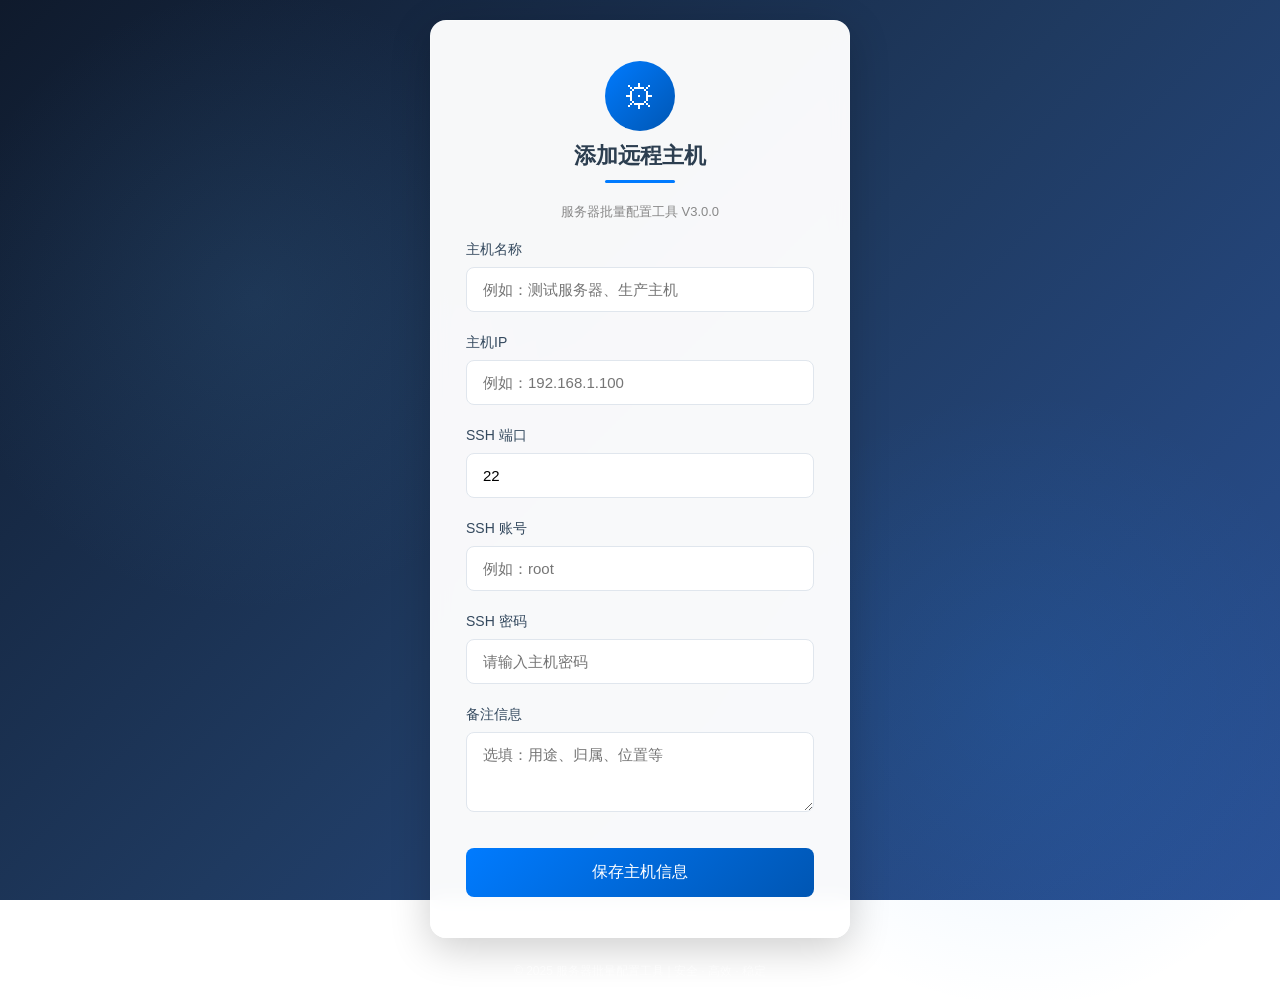
<file: app/templates/add_host.html>
<!DOCTYPE html>
<html lang="zh-CN">
<head>
    <meta charset="utf-8">
    <meta name="viewport" content="width=device-width, initial-scale=1.0">
    <title>添加主机 - 服务器批量配置工具 V3</title>
    <style>
        * {
            margin: 0;
            padding: 0;
            box-sizing: border-box;
            font-family: "Microsoft YaHei", Arial, sans-serif;
        }

        /* 科技感动态背景（和登录页完全一样） */
        body {
            background: linear-gradient(135deg, #0f1a2c 0%, #1f3a60 50%, #2a5298 100%);
            display: flex;
            flex-direction: column;
            align-items: center;
            justify-content: center;
            min-height: 100vh;
            padding: 20px;
            background-attachment: fixed;
            position: relative;
            overflow: hidden;
        }

        /* 浮动光点装饰 */
        body::before {
            content: "";
            position: absolute;
            top: 0;
            left: 0;
            width: 100%;
            height: 100%;
            background-image:
                    radial-gradient(circle at 20% 30%, rgba(70, 130, 180, 0.15) 0%, transparent 25%),
                    radial-gradient(circle at 80% 70%, rgba(30, 144, 255, 0.1) 0%, transparent 25%);
            pointer-events: none;
            z-index: 0;
        }

        /* 容器风格和登录页一致 */
        .container {
            background: rgba(255, 255, 255, 0.97);
            padding: 40px 35px;
            border-radius: 16px;
            box-shadow: 0 10px 40px rgba(0, 0, 0, 0.2);
            width: 100%;
            max-width: 420px;
            backdrop-filter: blur(10px);
            border: 1px solid rgba(255, 255, 255, 0.2);
            position: relative;
            z-index: 1;
        }

        /* LOGO区域 */
        .logo-box {
            text-align: center;
            margin-bottom: 20px;
        }
        .logo-icon {
            width: 70px;
            height: 70px;
            line-height: 70px;
            border-radius: 50%;
            background: linear-gradient(135deg, #007bff, #0056b3);
            color: #fff;
            font-size: 32px;
            display: inline-block;
            margin-bottom: 10px;
        }
        .system-version {
            font-size: 13px;
            color: #888;
        }

        .page-title {
            text-align: center;
            color: #2c3e50;
            margin-bottom: 20px;
            font-size: 22px;
            font-weight: 700;
            position: relative;
            padding-bottom: 12px;
        }
        .page-title::after {
            content: '';
            position: absolute;
            bottom: 0;
            left: 50%;
            transform: translateX(-50%);
            width: 70px;
            height: 3px;
            background: #007bff;
            border-radius: 3px;
        }

        /* 表单样式 */
        .form-group {
            margin-bottom: 22px;
        }
        .form-label {
            display: block;
            text-align: left;
            margin-bottom: 8px;
            color: #34495e;
            font-size: 14px;
            font-weight: 500;
        }
        .form-input {
            width: 100%;
            padding: 13px 16px;
            border: 1px solid #e0e6ed;
            border-radius: 8px;
            font-size: 15px;
            transition: all 0.3s ease;
            background: #fff;
        }
        .form-input:focus {
            outline: none;
            border-color: #007bff;
            box-shadow: 0 0 0 4px rgba(0, 123, 255, 0.1);
        }
        textarea.form-input {
            resize: vertical;
            min-height: 80px;
        }

        /* 按钮和登录页一样 */
        .submit-btn {
            width: 100%;
            padding: 14px;
            background: linear-gradient(135deg, #007bff, #0056b3);
            color: #fff;
            border: none;
            border-radius: 8px;
            font-size: 16px;
            font-weight: 500;
            cursor: pointer;
            transition: all 0.3s ease;
            margin-top: 10px;
        }
        .submit-btn:hover {
            transform: translateY(-2px);
            box-shadow: 0 6px 16px rgba(0, 123, 255, 0.25);
        }
        .submit-btn:active {
            transform: translateY(0);
        }
        .submit-btn:disabled {
            background: #ccc;
            cursor: not-allowed;
        }

        /* 底部 */
        .login-footer {
            text-align: center;
            margin-top: 25px;
            font-size: 12px;
            color: rgba(255, 255, 255, 0.6);
            z-index: 1;
        }

        @media (max-width: 480px) {
            .container {
                padding: 30px 20px;
            }
        }
    </style>
</head>

<body>

<div class="container">
    <!-- LOGO 与标题 -->
    <div class="logo-box">
        <div class="logo-icon">⚙</div>
        <h2 class="page-title">添加远程主机</h2>
        <div class="system-version">服务器批量配置工具 V3.0.0</div>
    </div>

    <!-- 表单 -->
    <div class="form-group">
        <label class="form-label">主机名称</label>
        <input id="name" class="form-input" placeholder="例如：测试服务器、生产主机">
    </div>

    <div class="form-group">
        <label class="form-label">主机IP</label>
        <input id="ip" class="form-input" placeholder="例如：192.168.1.100">
    </div>

    <div class="form-group">
        <label class="form-label">SSH 端口</label>
        <input id="port" class="form-input" value="22" placeholder="默认22">
    </div>

    <div class="form-group">
        <label class="form-label">SSH 账号</label>
        <input id="username" class="form-input" placeholder="例如：root">
    </div>

    <div class="form-group">
        <label class="form-label">SSH 密码</label>
        <input id="password" class="form-input" type="password" placeholder="请输入主机密码">
    </div>

    <div class="form-group">
        <label class="form-label">备注信息</label>
        <textarea id="remark" class="form-input" placeholder="选填：用途、归属、位置等"></textarea>
    </div>

    <button class="submit-btn" onclick="addHost()" id="saveBtn">保存主机信息</button>
</div>

<div class="login-footer">
    © 2025 服务器批量配置工具 | 安全 · 高效 · 稳定
</div>

<script>
    const saveBtn = document.getElementById('saveBtn');

    function addHost() {
        let data = {
            name: document.getElementById('name').value.trim(),
            ip: document.getElementById('ip').value.trim(),
            port: document.getElementById('port').value.trim(),
            username: document.getElementById('username').value.trim(),
            password: document.getElementById('password').value.trim(),
            remark: document.getElementById('remark').value.trim()
        };

        if (!data.name || !data.ip || !data.username || !data.password) {
            alert('请填写完整信息！');
            return;
        }

        // 按钮禁用防重复提交
        saveBtn.disabled = true;
        saveBtn.textContent = '保存中...';

        fetch('/host/add', {
            method: 'POST',
            headers: { 'Content-Type': 'application/json' },
            body: JSON.stringify(data)
        }).then(res => res.json())
          .then(d => {
            alert(d.msg);
            if (d.code === 200) {
                location.href = '/host/list';
            } else {
                saveBtn.disabled = false;
                saveBtn.textContent = '保存主机信息';
            }
        }).catch(() => {
            alert('请求失败');
            saveBtn.disabled = false;
            saveBtn.textContent = '保存主机信息';
        });
    }
</script>

</body>
</html>
</file>
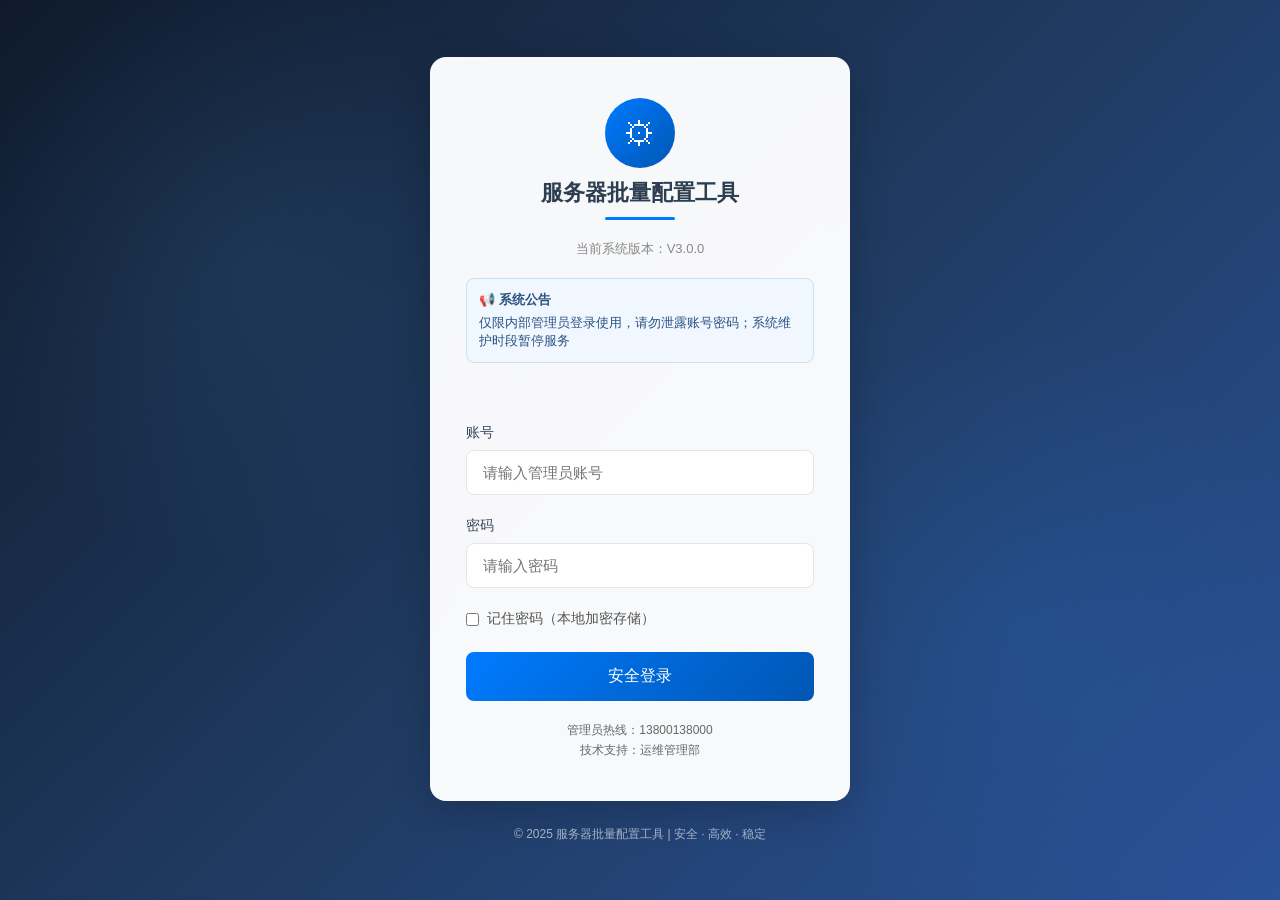
<file: app/templates/login.html>
<!DOCTYPE html>
<html lang="zh-CN">
<head>
    <meta charset="utf-8">
    <meta name="viewport" content="width=device-width, initial-scale=1.0">
    <title>服务器批量配置工具 V3 - 登录</title>
    <style>
        * {
            margin: 0;
            padding: 0;
            box-sizing: border-box;
            font-family: "Microsoft YaHei", Arial, sans-serif;
        }

        /* 科技感动态背景 */
        body {
            background: linear-gradient(135deg, #0f1a2c 0%, #1f3a60 50%, #2a5298 100%);
            display: flex;
            flex-direction: column;
            align-items: center;
            justify-content: center;
            min-height: 100vh;
            padding: 20px;
            background-attachment: fixed;
            position: relative;
            overflow: hidden;
        }

        /* 浮动光点装饰 */
        body::before {
            content: "";
            position: absolute;
            top: 0;
            left: 0;
            width: 100%;
            height: 100%;
            background-image:
                    radial-gradient(circle at 20% 30%, rgba(70, 130, 180, 0.15) 0%, transparent 25%),
                    radial-gradient(circle at 80% 70%, rgba(30, 144, 255, 0.1) 0%, transparent 25%);
            pointer-events: none;
            z-index: 0;
        }

        .login-container {
            background: rgba(255, 255, 255, 0.97);
            padding: 40px 35px;
            border-radius: 16px;
            box-shadow: 0 10px 40px rgba(0, 0, 0, 0.2);
            width: 100%;
            max-width: 420px;
            backdrop-filter: blur(10px);
            border: 1px solid rgba(255, 255, 255, 0.2);
            position: relative;
            z-index: 1;
        }

        /* LOGO区域 */
        .logo-box {
            text-align: center;
            margin-bottom: 20px;
        }
        .logo-icon {
            width: 70px;
            height: 70px;
            line-height: 70px;
            border-radius: 50%;
            background: linear-gradient(135deg, #007bff, #0056b3);
            color: #fff;
            font-size: 32px;
            display: inline-block;
            margin-bottom: 10px;
        }
        .system-version {
            font-size: 13px;
            color: #888;
        }

        .login-title {
            text-align: center;
            color: #2c3e50;
            margin-bottom: 20px;
            font-size: 22px;
            font-weight: 700;
            position: relative;
            padding-bottom: 12px;
        }

        .login-title::after {
            content: '';
            position: absolute;
            bottom: 0;
            left: 50%;
            transform: translateX(-50%);
            width: 70px;
            height: 3px;
            background: #007bff;
            border-radius: 3px;
        }

        /* 系统公告 */
        .notice-box {
            background: #f0f7ff;
            border: 1px solid #cce0f5;
            border-radius: 8px;
            padding: 12px;
            margin-bottom: 25px;
            font-size: 13px;
            color: #2c5282;
        }
        .notice-title {
            font-weight: 600;
            margin-bottom: 5px;
            display: flex;
            align-items: center;
            gap: 5px;
        }

        .form-group {
            margin-bottom: 22px;
        }

        .form-label {
            display: block;
            text-align: left;
            margin-bottom: 8px;
            color: #34495e;
            font-size: 14px;
            font-weight: 500;
        }

        .form-input {
            width: 100%;
            padding: 13px 16px;
            border: 1px solid #e0e6ed;
            border-radius: 8px;
            font-size: 15px;
            transition: all 0.3s ease;
            background: #fff;
        }

        .form-input:focus {
            outline: none;
            border-color: #007bff;
            box-shadow: 0 0 0 4px rgba(0, 123, 255, 0.1);
        }

        /* 记住密码 */
        .remember-row {
            display: flex;
            align-items: center;
            justify-content: flex-start;
            margin-bottom: 24px;
            font-size: 14px;
            color: #555;
            gap: 8px;
        }

        .submit-btn {
            width: 100%;
            padding: 14px;
            background: linear-gradient(135deg, #007bff, #0056b3);
            color: #fff;
            border: none;
            border-radius: 8px;
            font-size: 16px;
            font-weight: 500;
            cursor: pointer;
            transition: all 0.3s ease;
        }

        .submit-btn:hover {
            transform: translateY(-2px);
            box-shadow: 0 6px 16px rgba(0, 123, 255, 0.25);
        }

        .submit-btn:active {
            transform: translateY(0);
        }

        .submit-btn:disabled {
            background: #ccc;
            cursor: not-allowed;
            transform: none;
            box-shadow: none;
        }

        /* 错误提示默认无边框底色 */
        .error-message {
            color: #dc3545;
            font-size: 13px;
            text-align: center;
            margin-bottom: 18px;
            min-height: 18px;
            padding: 0;
            border-radius: 0;
            background: transparent;
            border: none;
        }

        /* 管理员说明 */
        .admin-desc {
            margin-top: 20px;
            text-align: center;
            font-size: 12px;
            color: #666;
            line-height: 1.6;
        }

        .login-footer {
            text-align: center;
            margin-top: 25px;
            font-size: 12px;
            color: rgba(255, 255, 255, 0.6);
            z-index: 1;
        }

        @media (max-width: 480px) {
            .login-container {
                padding: 30px 20px;
            }
        }
    </style>
</head>

<body>
    <div class="login-container">
        <!-- LOGO与版本区域 -->
        <div class="logo-box">
            <div class="logo-icon">⚙</div>
            <h2 class="login-title">服务器批量配置工具</h2>
            <div class="system-version">当前系统版本：V3.0.0</div>
        </div>

        <!-- 系统公告 -->
        <div class="notice-box">
            <div class="notice-title">📢 系统公告</div>
            <div>仅限内部管理员登录使用，请勿泄露账号密码；系统维护时段暂停服务</div>
        </div>

        <div class="error-message" id="errorMsg"></div>

        <form method="post" onsubmit="return validateForm()">
            <div class="form-group">
                <label class="form-label">账号</label>
                <input id="username" name="username" class="form-input" placeholder="请输入管理员账号" type="text" required>
            </div>

            <div class="form-group">
                <label class="form-label">密码</label>
                <input id="password" name="password" class="form-input" placeholder="请输入密码" type="password" required>
            </div>

            <!-- 记住密码 -->
            <div class="remember-row">
                <input type="checkbox" id="remember">
                <label for="remember">记住密码（本地加密存储）</label>
            </div>

            <button type="submit" id="loginBtn" class="submit-btn">安全登录</button>
        </form>

        <!-- 管理员说明 -->
        <div class="admin-desc">
            管理员热线：13800138000<br>
            技术支持：运维管理部
        </div>
    </div>

    <div class="login-footer">
        © 2025 服务器批量配置工具 | 安全 · 高效 · 稳定
    </div>

    <script>
        // 按钮加载状态
        const loginBtn = document.getElementById('loginBtn');
        const errorMsg = document.getElementById('errorMsg');
        const usernameInput = document.getElementById('username');
        const passwordInput = document.getElementById('password');
        const rememberCheck = document.getElementById('remember');

        // 页面加载时读取记住的密码
        window.onload = function() {
            // 显示后端返回的错误
            const urlParams = new URLSearchParams(window.location.search);
            const err = urlParams.get('error');
            if (err) errorMsg.textContent = decodeURIComponent(err);

            // 读取本地记住的账号密码
            const remember = localStorage.getItem('remember_me') === 'true';
            if (remember) {
                usernameInput.value = localStorage.getItem('user') || '';
                passwordInput.value = localStorage.getItem('pwd') || '';
                rememberCheck.checked = true;
            }
        };

        // 表单验证 + 记住密码 + 防重复提交
        function validateForm() {
            const user = usernameInput.value.trim();
            const pwd = passwordInput.value.trim();
            errorMsg.textContent = '';

            if (!user) {
                errorMsg.textContent = '请输入账号';
                return false;
            }
            if (!pwd) {
                errorMsg.textContent = '请输入密码';
                return false;
            }
            if (pwd.length < 6) {
                errorMsg.textContent = '密码长度不能少于6位';
                return false;
            }

            // 防重复提交：按钮禁用 + 显示加载
            loginBtn.disabled = true;
            loginBtn.textContent = '登录中...';

            // 记住密码
            if (rememberCheck.checked) {
                localStorage.setItem('remember_me', 'true');
                localStorage.setItem('user', user);
                localStorage.setItem('pwd', pwd);
            } else {
                localStorage.removeItem('remember_me');
                localStorage.removeItem('user');
                localStorage.removeItem('pwd');
            }

            return true;
        }
    </script>
</body>
</html>
</file>
